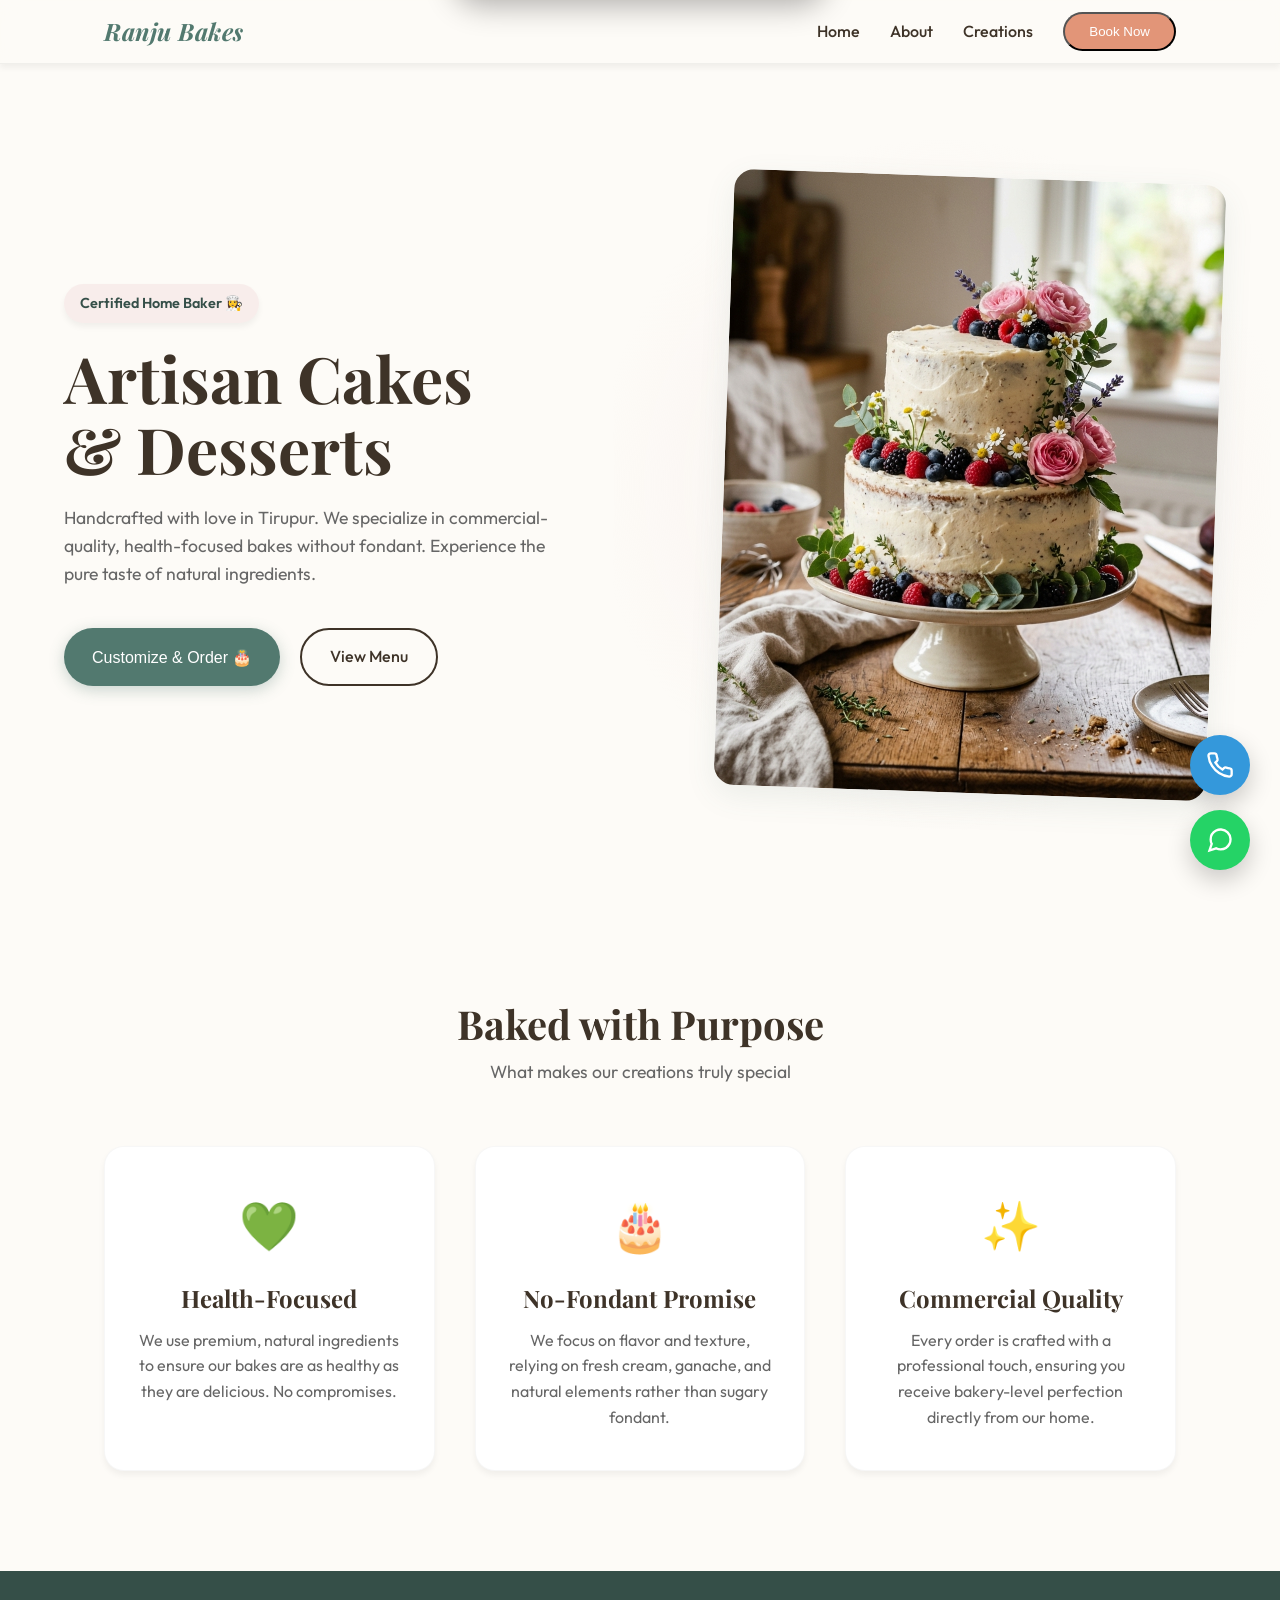
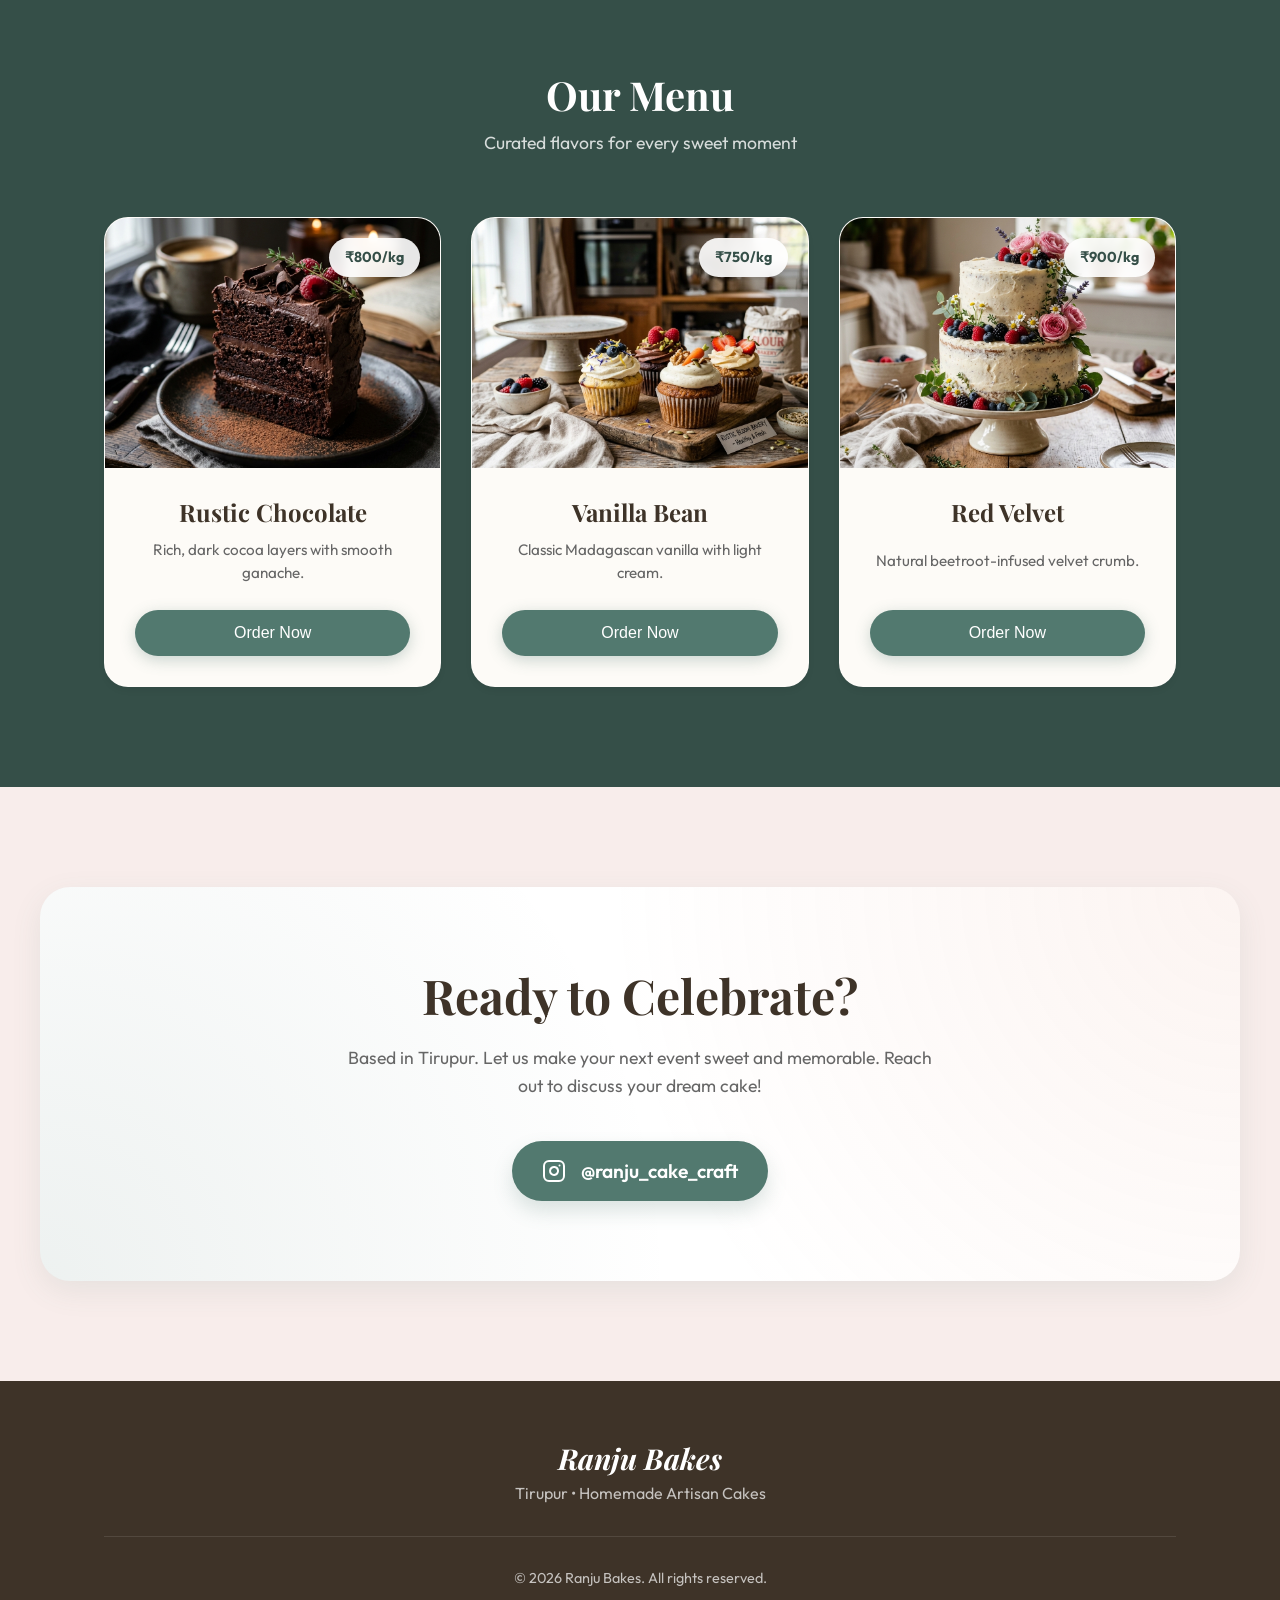
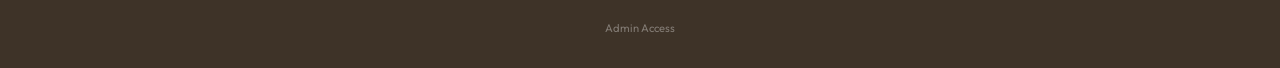
<file: index.html>
<!DOCTYPE html>
<html lang="en">
<head>
    <meta charset="UTF-8">
    <meta name="viewport" content="width=device-width, initial-scale=1.0">
    <meta name="description" content="Ranju Bakes - Certified home baker in Tirupur. Artisan, commercial, and health-focused cakes with no fondant.">
    <title>Ranju Bakes | Artisan Home Baker</title>
    <!-- Google Fonts -->
    <link rel="preconnect" href="https://fonts.googleapis.com">
    <link rel="preconnect" href="https://fonts.gstatic.com" crossorigin>
    <link href="https://fonts.googleapis.com/css2?family=Outfit:wght@300;400;500;600&family=Playfair+Display:ital,wght@0,400;0,600;0,700;1,400&display=swap" rel="stylesheet">
    <link rel="stylesheet" href="style.css">
</head>
<body>
    <!-- Navbar -->
    <nav class="navbar">
        <div class="nav-container">
            <a href="#" class="logo">Ranju Bakes</a>
            <ul class="nav-links">
                <li><a href="#home">Home</a></li>
                <li><a href="#about">About</a></li>
                <li><a href="#creations">Creations</a></li>
                <li><button class="btn-nav open-booking-modal">Book Now</button></li>
            </ul>
            <div class="hamburger">
                <span></span>
                <span></span>
                <span></span>
            </div>
        </div>
    </nav>

    <!-- Hero Section -->
    <header id="home" class="hero">
        <div class="hero-content">
            <span class="badge">Certified Home Baker 👩‍🍳</span>
            <h1 class="fade-up">Artisan Cakes <br> &amp; Desserts</h1>
            <p class="fade-up delay-1">Handcrafted with love in Tirupur. We specialize in commercial-quality, health-focused bakes without fondant. Experience the pure taste of natural ingredients.</p>
            <div class="hero-btns fade-up delay-2">
                <button class="btn btn-primary open-booking-modal">Customize & Order 🎂</button>
                <a href="#creations" class="btn btn-secondary">View Menu</a>
            </div>
        </div>
        <div class="hero-image-wrapper fade-in delay-2">
            <img src="assets/images/hero.png" alt="A beautiful artisan cake with fresh flowers" class="hero-image">
            <div class="blob-bg"></div>
        </div>
    </header>

    <!-- Values Section -->
    <section id="about" class="values section">
        <div class="container">
            <div class="section-title text-center">
                <h2>Baked with Purpose</h2>
                <p>What makes our creations truly special</p>
            </div>
            <div class="values-grid">
                <div class="value-card">
                    <div class="icon">💚</div>
                    <h3>Health-Focused</h3>
                    <p>We use premium, natural ingredients to ensure our bakes are as healthy as they are delicious. No compromises.</p>
                </div>
                <div class="value-card">
                    <div class="icon">🎂</div>
                    <h3>No-Fondant Promise</h3>
                    <p>We focus on flavor and texture, relying on fresh cream, ganache, and natural elements rather than sugary fondant.</p>
                </div>
                <div class="value-card">
                    <div class="icon">✨</div>
                    <h3>Commercial Quality</h3>
                    <p>Every order is crafted with a professional touch, ensuring you receive bakery-level perfection directly from our home.</p>
                </div>
            </div>
        </div>
    </section>

    <!-- Simple Cake Menu Section -->
    <section id="creations" class="creations section dark-bg">
        <div class="container">
            <div class="section-title text-center">
                <h2>Our Menu</h2>
                <p>Curated flavors for every sweet moment</p>
            </div>
            <div class="menu-grid">
                <!-- Cake Card 1 -->
                <div class="menu-card" data-cake="Rustic Chocolate" data-price="800">
                    <div class="menu-card-img">
                        <img src="assets/images/cake_slice.png" alt="Rustic Chocolate Cake">
                        <span class="price-tag">₹800/kg</span>
                    </div>
                    <div class="menu-card-info">
                        <h3>Rustic Chocolate</h3>
                        <p>Rich, dark cocoa layers with smooth ganache.</p>
                        <button class="btn btn-primary open-booking-modal" data-cake="Rustic Chocolate">Order Now</button>
                    </div>
                </div>
                <!-- Cake Card 2 -->
                <div class="menu-card" data-cake="Vanilla Bean" data-price="750">
                    <div class="menu-card-img">
                        <img src="assets/images/cupcakes.png" alt="Vanilla Bean Cake">
                        <span class="price-tag">₹750/kg</span>
                    </div>
                    <div class="menu-card-info">
                        <h3>Vanilla Bean</h3>
                        <p>Classic Madagascan vanilla with light cream.</p>
                        <button class="btn btn-primary open-booking-modal" data-cake="Vanilla Bean">Order Now</button>
                    </div>
                </div>
                <!-- Cake Card 3 -->
                <div class="menu-card" data-cake="Red Velvet" data-price="900">
                    <div class="menu-card-img">
                        <img src="assets/images/hero.png" alt="Red Velvet Cake">
                        <span class="price-tag">₹900/kg</span>
                    </div>
                    <div class="menu-card-info">
                        <h3>Red Velvet</h3>
                        <p>Natural beetroot-infused velvet crumb.</p>
                        <button class="btn btn-primary open-booking-modal" data-cake="Red Velvet">Order Now</button>
                    </div>
                </div>
            </div>
        </div>
    </section>

    <!-- CTA / Contact Section -->
    <section id="contact" class="cta section">
        <div class="container cta-container">
            <div class="cta-content">
                <h2>Ready to Celebrate?</h2>
                <p>Based in Tirupur. Let us make your next event sweet and memorable. Reach out to discuss your dream cake!</p>
                <div class="contact-info">
                    <a href="https://www.instagram.com/ranju_cake_craft" target="_blank" class="contact-link">
                        <svg viewBox="0 0 24 24" width="24" height="24" stroke="currentColor" stroke-width="2" fill="none" stroke-linecap="round" stroke-linejoin="round" class="css-i6dzq1"><rect x="2" y="2" width="20" height="20" rx="5" ry="5"></rect><path d="M16 11.37A4 4 0 1 1 12.63 8 4 4 0 0 1 16 11.37z"></path><line x1="17.5" y1="6.5" x2="17.51" y2="6.5"></line></svg>
                        @ranju_cake_craft
                    </a>
                </div>
            </div>
        </div>
    </section>

    <!-- Footer -->
    <footer>
        <div class="container footer-content">
            <div class="footer-brand">
                <h3>Ranju Bakes</h3>
                <p>Tirupur • Homemade Artisan Cakes</p>
            </div>
            <p class="copyright">&copy; <span id="year"></span> Ranju Bakes. All rights reserved.</p>
            <a href="admin.html" style="font-size: 0.7rem; opacity: 0.5;">Admin Access</a>
        </div>
    </footer>

    <!-- Floating Action Buttons -->
    <div class="floating-btns">
        <a href="tel:+918940244626" class="fab fab-call" title="Call Us">
            <svg viewBox="0 0 24 24" width="24" height="24" stroke="currentColor" stroke-width="2" fill="none"><path d="M22 16.92v3a2 2 0 0 1-2.18 2 19.79 19.79 0 0 1-8.63-3.07 19.5 19.5 0 0 1-6-6 19.79 19.79 0 0 1-3.07-8.67A2 2 0 0 1 4.11 2h3a2 2 0 0 1 2 1.72 12.84 12.84 0 0 0 .7 2.81 2 2 0 0 1-.45 2.11L8.09 9.91a16 16 0 0 0 6 6l1.27-1.27a2 2 0 0 1 2.11-.45 12.84 12.84 0 0 0 2.81.7A2 2 0 0 1 22 16.92z"></path></svg>
        </a>
        <a href="https://wa.me/918940244626" target="_blank" class="fab fab-wa" title="WhatsApp Us">
            <svg viewBox="0 0 24 24" width="24" height="24" stroke="currentColor" stroke-width="2" fill="none"><path d="M21 11.5a8.38 8.38 0 0 1-.9 3.8 8.5 8.5 0 0 1-7.6 4.7 8.38 8.38 0 0 1-3.8-.9L3 21l1.9-5.7a8.38 8.38 0 0 1-.9-3.8 8.5 8.5 0 0 1 4.7-7.6 8.38 8.38 0 0 1 3.8-.9h.5a8.48 8.48 0 0 1 8 8v.5z"></path></svg>
        </a>
    </div>

    <!-- Success Toast (Hidden) -->
    <div id="successToast" class="toast">Order saved and redirecting to WhatsApp...</div>

    <!-- Booking Modal -->
    <div class="modal-overlay" id="bookingModal">
        <div class="modal-container">
            <button class="modal-close">&times;</button>
            <div class="modal-header">
                <h2>Design Your Cake</h2>
                <div class="progress-bar">
                    <div class="progress-step active" data-step="1">1. Base</div>
                    <div class="progress-step" data-step="2">2. Design</div>
                    <div class="progress-step" data-step="3">3. Details</div>
                    <div class="progress-step" data-step="4">4. Confirm</div>
                </div>
            </div>
            <div class="modal-body">
                <!-- Step 1: Base & Size -->
                <div class="form-step active" id="step-1">
                    <h3>Choose Your Base & Size</h3>
                    <div class="form-group">
                        <label>Flavor Profile</label>
                        <div class="cards-select" id="flavorSelect">
                            <div class="select-card active" data-val="chocolate" data-price="800">
                                <h4>Rustic Chocolate</h4>
                                <p>₹800/kg</p>
                            </div>
                            <div class="select-card" data-val="vanilla" data-price="750">
                                <h4>Vanilla Bean</h4>
                                <p>₹750/kg</p>
                            </div>
                            <div class="select-card" data-val="redvelvet" data-price="900">
                                <h4>Red Velvet (Natural)</h4>
                                <p>₹900/kg</p>
                            </div>
                        </div>
                    </div>
                    <div class="form-group">
                        <label>Cake Size</label>
                        <div class="cards-select size-select" id="sizeSelect">
                            <div class="select-card" data-val="0.5" data-multiplier="0.5">
                                <h4>0.5 Kg</h4>
                                <p>Serves 4-6</p>
                            </div>
                            <div class="select-card active" data-val="1" data-multiplier="1">
                                <h4>1.0 Kg</h4>
                                <p>Serves 8-10</p>
                            </div>
                            <div class="select-card" data-val="2" data-multiplier="2">
                                <h4>2.0 Kg</h4>
                                <p>Serves 15-20</p>
                            </div>
                        </div>
                    </div>
                    <div class="step-actions">
                        <button class="btn btn-primary next-step">Next: Custom Design <span>&#8594;</span></button>
                    </div>
                </div>

                <!-- Step 2: Customization -->
                <div class="form-step" id="step-2">
                    <h3>Select Add-ons & Styling</h3>
                    <div class="form-group">
                        <label>Decorations (No Fondant)</label>
                        <div class="checkbox-grid">
                            <label class="checkbox-label">
                                <input type="checkbox" name="decor" value="flowers" data-price="150">
                                <span class="custom-checkbox"></span>
                                Fresh Flowers (+₹150)
                            </label>
                            <label class="checkbox-label">
                                <input type="checkbox" name="decor" value="berries" data-price="120">
                                <span class="custom-checkbox"></span>
                                Mixed Berries (+₹120)
                            </label>
                            <label class="checkbox-label">
                                <input type="checkbox" name="decor" value="macarons" data-price="200">
                                <span class="custom-checkbox"></span>
                                Macarons (+₹200)
                            </label>
                            <label class="checkbox-label">
                                <input type="checkbox" name="decor" value="drip" data-price="80">
                                <span class="custom-checkbox"></span>
                                Chocolate Drip (+₹80)
                            </label>
                        </div>
                    </div>
                    <div class="form-group">
                        <label for="customMessage">Message on Cake</label>
                        <input type="text" id="customMessage" class="form-control" placeholder="e.g. Happy Birthday Sarah">
                    </div>
                    <div class="step-actions split">
                        <button class="btn btn-secondary prev-step">Back</button>
                        <button class="btn btn-primary next-step">Next: Details <span>&#8594;</span></button>
                    </div>
                </div>

                <!-- Step 3: Details -->
                <div class="form-step" id="step-3">
                    <h3>Delivery & Contact Details</h3>
                    <div class="form-row">
                        <div class="form-group half">
                            <label>Full Name</label>
                            <input type="text" class="form-control" placeholder="Jane Doe" id="custName" required>
                        </div>
                        <div class="form-group half">
                            <label>Phone Number</label>
                            <input type="tel" class="form-control" placeholder="+91 98765 43210" id="custPhone" required>
                        </div>
                    </div>
                    <div class="form-row">
                        <div class="form-group half">
                            <label>Delivery/Pickup Date</label>
                            <input type="date" class="form-control" id="custDate" required>
                        </div>
                        <div class="form-group half">
                            <label>Quantity</label>
                            <input type="number" class="form-control" id="custQty" value="1" min="1">
                        </div>
                    </div>
                    <div class="form-group">
                        <label>Delivery Address (Tirupur Only)</label>
                        <textarea class="form-control" rows="2" placeholder="Enter delivery address or type 'Pickup'" id="custAddress"></textarea>
                    </div>
                    <div class="step-actions split">
                        <button class="btn btn-secondary prev-step">Back</button>
                        <button class="btn btn-primary next-step review-order">Proceed to Payment <span>&#8594;</span></button>
                    </div>
                </div>

                <!-- Step 4: Confirm Order -->
                <div class="form-step" id="step-4">
                    <h3>Confirm Your Selection</h3>
                    <div class="order-summary modern-summary">
                        <h4>Order Summary</h4>
                        <div id="summaryList"></div>
                        <div class="summary-total">Estimated Total: <span id="finalTotal">₹0</span></div>
                    </div>
                    
                    <div class="whatsapp-notice">
                        <p>Clicking the button below will open WhatsApp with your order details pre-filled. We'll confirm your order on chat!</p>
                    </div>

                    <div class="step-actions split">
                        <button class="btn btn-secondary prev-step">Back</button>
                        <button class="btn btn-primary whatsapp-btn" id="confirmOrderBtn">
                            <svg viewBox="0 0 24 24" width="18" height="18" stroke="white" stroke-width="2" fill="none" class="icon-inline"><path d="M21 11.5a8.38 8.38 0 0 1-.9 3.8 8.5 8.5 0 0 1-7.6 4.7 8.38 8.38 0 0 1-3.8-.9L3 21l1.9-5.7a8.38 8.38 0 0 1-.9-3.8 8.5 8.5 0 0 1 4.7-7.6 8.38 8.38 0 0 1 3.8-.9h.5a8.48 8.48 0 0 1 8 8v.5z"></path></svg>
                            Confirm via WhatsApp
                        </button>
                    </div>
                </div>
                
                <!-- Success State -->
                <div class="form-step text-center" id="step-success">
                    <div class="success-icon">✨🎂✨</div>
                    <h3>Order Confirmed!</h3>
                    <p>Thank you for choosing Ranju Bakes.</p>
                    <p class="order-id">Order ID: #<span id="randomOrderId"></span></p>
                    <p class="text-muted mt-3">We will contact you shortly to confirm the design details.</p>
                    <button class="btn btn-primary mt-4 modal-close-btn">Return to Home</button>
                </div>
            </div>
            <div class="modal-footer">
                <div class="live-price">
                    Estimated Total: <span id="liveTotal">₹800</span>
                </div>
            </div>
        </div>
    </div>

    <script src="script.js"></script>
</body>
</html>
</file>
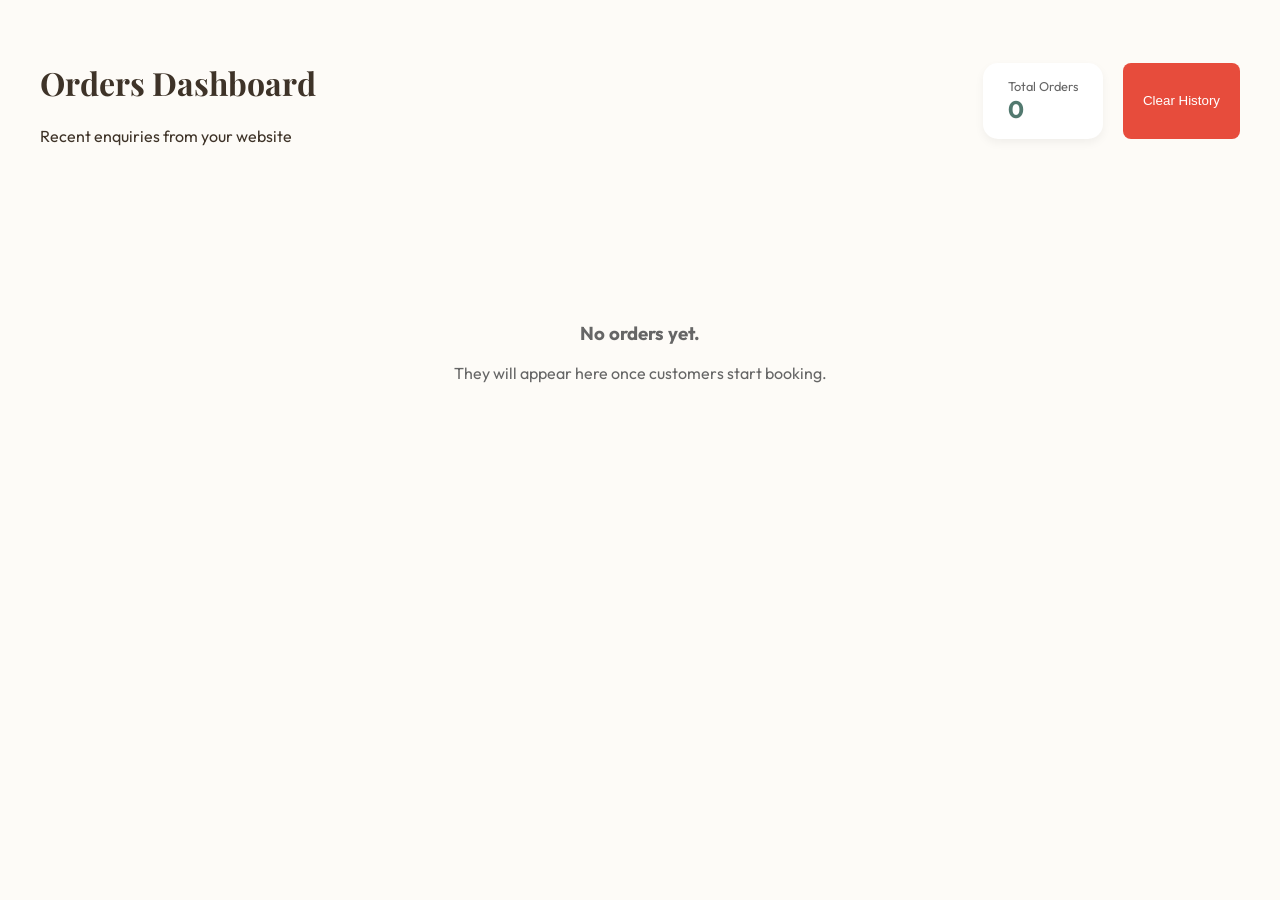
<file: admin.html>
<!DOCTYPE html>
<html lang="en">
<head>
    <meta charset="UTF-8">
    <meta name="viewport" content="width=device-width, initial-scale=1.0">
    <title>Admin Dashboard | Ranju Bakes</title>
    <link href="https://fonts.googleapis.com/css2?family=Outfit:wght@300;400;500;600&family=Playfair+Display:ital,wght@0,400;0,600;0,700;1,400&display=swap" rel="stylesheet">
    <style>
        :root {
            --color-bg: #fdfbf7;
            --color-text: #3e3328;
            --color-primary: #52796f;
            --color-surface: #ffffff;
        }
        body {
            font-family: 'Outfit', sans-serif;
            background-color: var(--color-bg);
            color: var(--color-text);
            margin: 0;
            padding: 40px 20px;
        }
        .admin-header {
            max-width: 1200px;
            margin: 0 auto 40px;
            display: flex;
            justify-content: space-between;
            align-items: center;
        }
        h1 { font-family: 'Playfair Display', serif; }
        .stats { display: flex; gap: 20px; }
        .stat-card {
            background: var(--color-surface);
            padding: 15px 25px;
            border-radius: 15px;
            box-shadow: 0 4px 10px rgba(0,0,0,0.05);
        }
        .stat-card span { display: block; font-size: 0.8rem; color: #666; }
        .stat-card strong { font-size: 1.5rem; color: var(--color-primary); }

        .orders-container {
            max-width: 1200px;
            margin: 0 auto;
            overflow-x: auto;
        }
        table {
            width: 100%;
            background: var(--color-surface);
            border-collapse: collapse;
            border-radius: 15px;
            overflow: hidden;
            box-shadow: 0 10px 30px rgba(0,0,0,0.05);
        }
        th, td {
            text-align: left;
            padding: 15px 20px;
            border-bottom: 1px solid #eee;
        }
        th { background: var(--color-primary); color: white; font-weight: 500; }
        tr:hover { background: #fafafa; }
        .status-badge {
            background: #e8f5e9;
            color: #2e7d32;
            padding: 4px 10px;
            border-radius: 20px;
            font-size: 0.8rem;
            font-weight: 600;
        }
        .btn-clear {
            background: #e74c3c;
            color: white;
            border: none;
            padding: 10px 20px;
            border-radius: 8px;
            cursor: pointer;
            transition: 0.3s;
        }
        .btn-clear:hover { opacity: 0.8; }
        .empty-state { text-align: center; padding: 100px; color: #666; }
    </style>
</head>
<body>
    <div class="admin-header">
        <div>
            <h1>Orders Dashboard</h1>
            <p>Recent enquiries from your website</p>
        </div>
        <div class="stats">
            <div class="stat-card">
                <span>Total Orders</span>
                <strong id="totalCount">0</strong>
            </div>
            <button class="btn-clear" id="clearBtn">Clear History</button>
        </div>
    </div>

    <div class="orders-container">
        <table id="ordersTable">
            <thead>
                <tr>
                    <th>ID</th>
                    <th>Customer</th>
                    <th>Cake Selection</th>
                    <th>Qty</th>
                    <th>Delivery Date</th>
                    <th>Address</th>
                    <th>Total</th>
                    <th>Status</th>
                </tr>
            </thead>
            <tbody id="ordersBody">
                <!-- Orders will be injected here -->
            </tbody>
        </table>
        <div id="emptyState" class="empty-state" style="display: none;">
            <h3>No orders yet.</h3>
            <p>They will appear here once customers start booking.</p>
        </div>
    </div>

    <script>
        function loadOrders() {
            const orders = JSON.parse(localStorage.getItem('ranju_orders') || '[]');
            const body = document.getElementById('ordersBody');
            const table = document.getElementById('ordersTable');
            const empty = document.getElementById('emptyState');
            const totalCount = document.getElementById('totalCount');

            totalCount.textContent = orders.length;

            if (orders.length === 0) {
                table.style.display = 'none';
                empty.style.display = 'block';
                return;
            }

            table.style.display = 'table';
            empty.style.display = 'none';
            body.innerHTML = '';

            orders.reverse().forEach(order => {
                const tr = document.createElement('tr');
                tr.innerHTML = `
                    <td>#${order.id}</td>
                    <td>
                        <strong>${order.name}</strong><br>
                        <small>${order.phone}</small>
                    </td>
                    <td>
                        ${order.cake}<br>
                        <small style="color:#666">${order.addons}</small>
                    </td>
                    <td>${order.qty || 1}</td>
                    <td>${order.date}</td>
                    <td>${order.address}</td>
                    <td><strong>${order.total}</strong></td>
                    <td><span class="status-badge">New</span></td>
                `;
                body.appendChild(tr);
            });
        }

        document.getElementById('clearBtn').addEventListener('click', () => {
            if(confirm('Are you sure you want to clear all order history?')) {
                localStorage.removeItem('ranju_orders');
                loadOrders();
            }
        });

        loadOrders();
    </script>
</body>
</html>
</file>
<file: style.css>
/* CSS Variables & Global Settings */
:root {
    /* Color Palette */
    --color-bg: #fdfbf7;
    --color-text: #3e3328;
    --color-primary: #52796f; /* Health-focused green */
    --color-primary-dark: #354f48;
    --color-secondary: #e29578; /* Warm terra-cotta */
    --color-secondary-dark: #c07b60;
    --color-accent: #f8edeb;
    --color-surface: #ffffff;
    
    /* Typography */
    --font-heading: 'Playfair Display', serif;
    --font-body: 'Outfit', sans-serif;
    
    /* Transitions & Shadows */
    --transition: all 0.3s cubic-bezier(0.25, 0.8, 0.25, 1);
    --shadow-sm: 0 4px 6px rgba(0, 0, 0, 0.05);
    --shadow-md: 0 10px 30px rgba(82, 121, 111, 0.1);
    --shadow-hover: 0 20px 40px rgba(82, 121, 111, 0.15);
}

* {
    margin: 0;
    padding: 0;
    box-sizing: border-box;
}

html {
    scroll-behavior: smooth;
}

body {
    font-family: var(--font-body);
    color: var(--color-text);
    background-color: var(--color-bg);
    line-height: 1.6;
    overflow-x: hidden;
}

h1, h2, h3, h4, .logo {
    font-family: var(--font-heading);
    font-weight: 700;
    color: var(--color-text);
    line-height: 1.2;
}

a {
    text-decoration: none;
    color: inherit;
}

img {
    max-width: 100%;
    height: auto;
    display: block;
}

/* Layout Utilities */
.container {
    max-width: 1200px;
    margin: 0 auto;
    padding: 0 5%;
}

.section {
    padding: 100px 0;
}

.text-center {
    text-align: center;
}

/* Buttons */
.btn {
    display: inline-block;
    padding: 14px 28px;
    border-radius: 50px;
    font-weight: 500;
    transition: var(--transition);
    cursor: pointer;
    font-size: 1rem;
    border: none;
}

.btn-primary {
    background-color: var(--color-primary);
    color: white;
    box-shadow: 0 4px 15px rgba(82, 121, 111, 0.3);
}

.btn-primary:hover {
    background-color: var(--color-primary-dark);
    transform: translateY(-3px);
    box-shadow: 0 8px 20px rgba(82, 121, 111, 0.4);
}

.btn-secondary {
    background-color: transparent;
    color: var(--color-text);
    border: 2px solid var(--color-text);
}

.btn-secondary:hover {
    background-color: var(--color-text);
    color: var(--color-bg);
    transform: translateY(-3px);
}

.btn-outline {
    background-color: transparent;
    color: var(--color-primary);
    border: 2px solid var(--color-primary);
}

.btn-outline:hover {
    background-color: var(--color-primary);
    color: white;
    transform: translateY(-3px);
}

/* Navbar */
.navbar {
    position: fixed;
    top: 0;
    left: 0;
    width: 100%;
    z-index: 1000;
    padding: 20px 0;
    background-color: rgba(253, 251, 247, 0.9);
    backdrop-filter: blur(10px);
    border-bottom: 1px solid rgba(0,0,0,0.05);
    transition: var(--transition);
}

.navbar.scrolled {
    padding: 12px 0;
    box-shadow: var(--shadow-sm);
}

.nav-container {
    max-width: 1200px;
    margin: 0 auto;
    padding: 0 5%;
    display: flex;
    justify-content: space-between;
    align-items: center;
}

.logo {
    font-size: 1.5rem;
    color: var(--color-primary);
    font-style: italic;
    letter-spacing: 0.5px;
}

.nav-links {
    display: flex;
    list-style: none;
    align-items: center;
    gap: 30px;
}

.nav-links a {
    font-weight: 500;
    position: relative;
    padding-bottom: 5px;
    transition: color 0.3s;
}

.nav-links a:not(.btn-nav)::after {
    content: '';
    position: absolute;
    bottom: 0;
    left: 0;
    width: 0;
    height: 2px;
    background-color: var(--color-primary);
    transition: width 0.3s ease;
}

.nav-links a:hover:not(.btn-nav)::after {
    width: 100%;
}

.nav-links a:hover {
    color: var(--color-primary);
}

.btn-nav {
    background-color: var(--color-secondary);
    color: white;
    padding: 10px 24px;
    border-radius: 30px;
    transition: var(--transition);
}

.btn-nav:hover {
    background-color: var(--color-secondary-dark);
    color: white;
    transform: translateY(-2px);
    box-shadow: 0 5px 15px rgba(226, 149, 120, 0.4);
}

.hamburger {
    display: none;
    cursor: pointer;
    flex-direction: column;
    gap: 5px;
}

.hamburger span {
    display: block;
    width: 25px;
    height: 3px;
    background-color: var(--color-text);
    transition: 0.3s;
}

/* Hero Section */
.hero {
    min-height: 100vh;
    display: flex;
    align-items: center;
    padding: 120px 5% 50px;
    max-width: 1400px;
    margin: 0 auto;
    position: relative;
    overflow: hidden;
}

.hero-content {
    flex: 1;
    padding-right: 5%;
    z-index: 2;
}

.badge {
    display: inline-block;
    background-color: var(--color-accent);
    color: var(--color-primary-dark);
    padding: 8px 16px;
    border-radius: 20px;
    font-size: 0.9rem;
    font-weight: 600;
    margin-bottom: 20px;
    box-shadow: var(--shadow-sm);
}

.hero h1 {
    font-size: clamp(3rem, 5vw, 5.5rem);
    margin-bottom: 20px;
    line-height: 1.1;
}

.hero p {
    font-size: 1.1rem;
    color: #666;
    margin-bottom: 40px;
    max-width: 500px;
}

.hero-btns {
    display: flex;
    gap: 20px;
    flex-wrap: wrap;
}

.hero-image-wrapper {
    flex: 1;
    position: relative;
    display: flex;
    justify-content: center;
    align-items: center;
}

.hero-image {
    position: relative;
    z-index: 2;
    border-radius: 20px;
    box-shadow: var(--shadow-md);
    max-width: 90%;
    margin-left: auto;
    object-fit: cover;
    aspect-ratio: 4/5;
    transform: rotate(2deg);
    transition: var(--transition);
}

.hero-image:hover {
    transform: rotate(0) scale(1.02);
}

.blob-bg {
    position: absolute;
    width: 120%;
    height: 120%;
    background: radial-gradient(circle, var(--color-accent) 0%, transparent 70%);
    z-index: 1;
    top: 50%;
    left: 50%;
    transform: translate(-50%, -50%);
    opacity: 0.8;
}

/* Values Section */
.section-title {
    margin-bottom: 60px;
}

.section-title h2 {
    font-size: 2.5rem;
    margin-bottom: 10px;
}

.section-title p {
    color: #666;
    font-size: 1.1rem;
}

.values-grid {
    display: grid;
    grid-template-columns: repeat(auto-fit, minmax(300px, 1fr));
    gap: 40px;
}

.value-card {
    background-color: var(--color-surface);
    padding: 40px 30px;
    border-radius: 20px;
    text-align: center;
    box-shadow: var(--shadow-sm);
    transition: var(--transition);
    border: 1px solid rgba(0,0,0,0.03);
}

.value-card:hover {
    transform: translateY(-10px);
    box-shadow: var(--shadow-hover);
    border-color: rgba(82, 121, 111, 0.1);
}

.value-card .icon {
    font-size: 3rem;
    margin-bottom: 20px;
}

.value-card h3 {
    font-size: 1.5rem;
    margin-bottom: 15px;
}

.value-card p {
    color: #666;
}

/* Creations Section */
.dark-bg {
    background-color: var(--color-primary-dark);
    color: white;
}

.dark-bg h2, .dark-bg p {
    color: white;
}

.dark-bg .section-title p {
    color: rgba(255,255,255,0.8);
}

.creations-header {
    margin-bottom: 50px;
    display: flex;
    flex-direction: column;
}

.creations-header h2 {
    font-size: 2.5rem;
    margin-bottom: 10px;
}

.creations-header p {
    font-size: 1.1rem;
    color: rgba(255,255,255,0.8);
}

.gallery {
    display: grid;
    grid-template-columns: repeat(3, 1fr);
    grid-gap: 30px;
}

.gallery-item {
    border-radius: 20px;
    overflow: hidden;
    position: relative;
    aspect-ratio: 4/5;
}

.image-container {
    width: 100%;
    height: 100%;
    position: relative;
}

.image-container img {
    width: 100%;
    height: 100%;
    object-fit: cover;
    transition: transform 0.6s cubic-bezier(0.25, 0.8, 0.25, 1);
}

.gallery-item:hover .image-container img {
    transform: scale(1.08);
}

.overlay {
    position: absolute;
    bottom: 0;
    left: 0;
    width: 100%;
    padding: 30px 20px 20px;
    background: linear-gradient(to top, rgba(0,0,0,0.8), transparent);
    color: white;
    transform: translateY(20px);
    opacity: 0;
    transition: var(--transition);
}

.gallery-item:hover .overlay {
    transform: translateY(0);
    opacity: 1;
}

.overlay h3 {
    color: white;
    margin-bottom: 5px;
    font-size: 1.4rem;
}

.split-text {
    background-color: var(--color-surface);
    display: flex;
    align-items: center;
    justify-content: center;
    padding: 40px;
}

.custom-card {
    text-align: center;
}

.custom-card h3 {
    color: var(--color-primary-dark);
    font-size: 1.8rem;
    margin-bottom: 15px;
}

.custom-card p {
    color: #555;
    margin-bottom: 25px;
}

/* CTA Section */
.cta {
    background-color: var(--color-accent);
    padding: 100px 0;
}

.cta-container {
    background-color: var(--color-surface);
    border-radius: 30px;
    padding: 80px 40px;
    text-align: center;
    box-shadow: var(--shadow-md);
    background-image: radial-gradient(circle at 100% 0%, rgba(226, 149, 120, 0.1) 0%, transparent 50%),
                      radial-gradient(circle at 0% 100%, rgba(82, 121, 111, 0.1) 0%, transparent 50%);
}

.cta-content {
    max-width: 600px;
    margin: 0 auto;
}

.cta-content h2 {
    font-size: 3rem;
    margin-bottom: 20px;
}

.cta-content p {
    font-size: 1.1rem;
    color: #666;
    margin-bottom: 40px;
}

.contact-info {
    display: inline-flex;
}

.contact-link {
    display: flex;
    align-items: center;
    gap: 15px;
    font-size: 1.2rem;
    font-weight: 600;
    color: white;
    background-color: var(--color-primary);
    padding: 15px 30px;
    border-radius: 50px;
    transition: var(--transition);
    box-shadow: 0 10px 20px rgba(82, 121, 111, 0.2);
}

.contact-link:hover {
    background-color: var(--color-primary-dark);
    transform: translateY(-5px);
    box-shadow: 0 15px 30px rgba(82, 121, 111, 0.3);
}

/* Footer */
footer {
    background-color: var(--color-text);
    color: rgba(255,255,255,0.7);
    padding: 60px 0 30px;
}

.footer-content {
    display: flex;
    flex-direction: column;
    align-items: center;
    text-align: center;
    gap: 30px;
}

.footer-brand h3 {
    color: white;
    font-size: 1.8rem;
    margin-bottom: 5px;
    font-style: italic;
}

.copyright {
    font-size: 0.9rem;
    border-top: 1px solid rgba(255,255,255,0.1);
    width: 100%;
    padding-top: 30px;
}

/* Animations */
.fade-up {
    opacity: 0;
    transform: translateY(30px);
    animation: fadeUpAnim 0.8s forwards cubic-bezier(0.25, 0.8, 0.25, 1);
}

.fade-in {
    opacity: 0;
    animation: fadeInAnim 1s forwards cubic-bezier(0.25, 0.8, 0.25, 1);
}

.delay-1 { animation-delay: 0.2s; }
.delay-2 { animation-delay: 0.4s; }

@keyframes fadeUpAnim {
    to {
        opacity: 1;
        transform: translateY(0);
    }
}

@keyframes fadeInAnim {
    to {
        opacity: 1;
    }
}

/* Media Queries */
@media (max-width: 992px) {
    .gallery {
        grid-template-columns: repeat(2, 1fr);
    }
    
    .hero {
        flex-direction: column;
        text-align: center;
        padding-top: 150px;
    }
    
    .hero-content {
        padding-right: 0;
        margin-bottom: 50px;
        display: flex;
        flex-direction: column;
        align-items: center;
    }
    
    .hero-image {
        margin: 0 auto;
        transform: rotate(0);
    }
}

@media (max-width: 768px) {
    .hamburger {
        display: flex;
        z-index: 1001;
    }
    
    .nav-links {
        position: fixed;
        top: 0;
        right: -100%;
        width: 80%;
        height: 100vh;
        background-color: var(--color-surface);
        flex-direction: column;
        justify-content: center;
        transition: 0.4s;
        box-shadow: -5px 0 20px rgba(0,0,0,0.1);
    }
    
    .nav-links.active {
        right: 0;
    }
    
    .gallery {
        grid-template-columns: 1fr;
    }
    
    .hero h1 {
        font-size: 2.5rem;
    }
    
    .cta-content h2 {
        font-size: 2.2rem;
    }
    
    .split-text {
        padding: 40px 20px;
    }
}

/* Modal Booking System */
.modal-overlay {
    position: fixed;
    top: 0;
    left: 0;
    width: 100%;
    height: 100vh;
    background: rgba(0,0,0,0.5);
    backdrop-filter: blur(5px);
    z-index: 2000;
    display: flex;
    justify-content: center;
    align-items: center;
    opacity: 0;
    visibility: hidden;
    transition: var(--transition);
}

.modal-overlay.active {
    opacity: 1;
    visibility: visible;
}

.modal-container {
    background: var(--color-bg);
    width: 90%;
    max-width: 650px;
    height: 90vh;
    max-height: 800px;
    border-radius: 20px;
    display: flex;
    flex-direction: column;
    position: relative;
    transform: translateY(30px);
    transition: var(--transition);
    overflow: hidden;
    box-shadow: 0 25px 50px -12px rgba(0, 0, 0, 0.25);
}

.modal-overlay.active .modal-container {
    transform: translateY(0);
}

.modal-close {
    position: absolute;
    top: 20px;
    right: 20px;
    background: none;
    border: none;
    font-size: 2rem;
    cursor: pointer;
    color: var(--color-text);
    z-index: 10;
    line-height: 1;
}

.modal-header {
    padding: 30px 40px 15px;
    border-bottom: 1px solid rgba(0,0,0,0.05);
}

.modal-header h2 {
    font-size: 1.8rem;
    margin-bottom: 20px;
}

.progress-bar {
    display: flex;
    justify-content: space-between;
    position: relative;
}

.progress-step {
    font-size: 0.85rem;
    font-weight: 600;
    color: #ccc;
    position: relative;
    padding-bottom: 10px;
    flex: 1;
    text-align: center;
}

.progress-step::after {
    content: '';
    position: absolute;
    bottom: 0;
    left: 0;
    width: 100%;
    height: 3px;
    background: #eee;
}

.progress-step.active {
    color: var(--color-primary);
}

.progress-step.active::after {
    background: var(--color-primary);
}

.modal-body {
    flex: 1;
    overflow-y: auto;
    padding: 30px 40px;
}

.form-step {
    display: none;
    animation: fadeInAnim 0.3s forwards;
}

.form-step.active {
    display: block;
}

.form-step h3 {
    margin-bottom: 25px;
    font-size: 1.4rem;
}

.form-group {
    margin-bottom: 25px;
}

.form-group label {
    display: block;
    margin-bottom: 10px;
    font-weight: 600;
    font-size: 0.95rem;
}

.half {
    width: calc(50% - 10px);
}

.form-row {
    display: flex;
    justify-content: space-between;
}

.form-control {
    width: 100%;
    padding: 12px 15px;
    border: 1px solid #ddd;
    border-radius: 10px;
    font-family: inherit;
    font-size: 1rem;
    background: var(--color-surface);
    transition: var(--transition);
}

.form-control:focus {
    outline: none;
    border-color: var(--color-primary);
    box-shadow: 0 0 0 3px rgba(82, 121, 111, 0.1);
}

.cards-select {
    display: grid;
    grid-template-columns: repeat(auto-fit, minmax(150px, 1fr));
    gap: 15px;
}

.select-card {
    border: 2px solid #ddd;
    border-radius: 12px;
    padding: 15px;
    text-align: center;
    cursor: pointer;
    background: var(--color-surface);
    transition: var(--transition);
}

.select-card:hover {
    border-color: var(--color-primary-dark);
}

.select-card.active {
    border-color: var(--color-primary);
    background: rgba(82, 121, 111, 0.05);
}

.select-card h4 {
    font-size: 1.1rem;
    margin-bottom: 5px;
}

.select-card p {
    font-size: 0.9rem;
    color: #666;
}

.checkbox-grid {
    display: grid;
    grid-template-columns: repeat(auto-fit, minmax(200px, 1fr));
    gap: 15px;
}

.checkbox-label {
    display: flex;
    align-items: center;
    cursor: pointer;
    background: var(--color-surface);
    border: 1px solid #ddd;
    padding: 12px 15px;
    border-radius: 10px;
    font-weight: 500;
    transition: var(--transition);
}

.checkbox-label input {
    display: none;
}

.custom-checkbox {
    width: 20px;
    height: 20px;
    border: 2px solid #ddd;
    border-radius: 4px;
    margin-right: 12px;
    position: relative;
    transition: var(--transition);
}

.checkbox-label input:checked + .custom-checkbox {
    background: var(--color-primary);
    border-color: var(--color-primary);
}

.checkbox-label input:checked + .custom-checkbox::after {
    content: '\2713';
    color: white;
    position: absolute;
    top: 50%;
    left: 50%;
    transform: translate(-50%, -50%);
    font-size: 14px;
}

.checkbox-label:has(input:checked) {
    border-color: var(--color-primary);
    background: rgba(82, 121, 111, 0.05);
}

.step-actions {
    margin-top: 30px;
    display: flex;
    justify-content: flex-end;
}

.step-actions.split {
    justify-content: space-between;
}

.modal-footer {
    padding: 20px 40px;
    border-top: 1px solid rgba(0,0,0,0.05);
    background: #f9f9f9;
}

.live-price {
    font-size: 1.2rem;
    font-weight: 600;
    text-align: right;
    color: var(--color-primary-dark);
}

/* Payment Specifics */
.order-summary {
    background: rgba(0,0,0,0.02);
    padding: 20px;
    border-radius: 12px;
    margin-bottom: 25px;
}

.order-summary h4 {
    margin-bottom: 15px;
    border-bottom: 1px solid #ddd;
    padding-bottom: 10px;
}

.summary-item {
    display: flex;
    justify-content: space-between;
    margin-bottom: 10px;
    font-size: 0.95rem;
}

.summary-total {
    margin-top: 15px;
    padding-top: 15px;
    border-top: 1px dashed #ccc;
    font-weight: 700;
    font-size: 1.1rem;
    display: flex;
    justify-content: space-between;
}

.payment-methods {
    display: flex;
    gap: 15px;
    margin-bottom: 25px;
}

.payment-method {
    flex: 1;
    border: 2px solid #ddd;
    border-radius: 12px;
    padding: 15px;
    text-align: center;
    cursor: pointer;
    transition: var(--transition);
}

.payment-method input {
    display: none;
}

.pay-icon {
    font-size: 1.8rem;
    margin-bottom: 5px;
}

.payment-method:has(input:checked) {
    border-color: var(--color-primary);
    background: rgba(82, 121, 111, 0.05);
}

.success-icon {
    font-size: 4rem;
    margin-bottom: 20px;
}

.order-id {
    font-family: monospace;
    font-size: 1.2rem;
    font-weight: bold;
    background: #eee;
    display: inline-block;
    padding: 5px 15px;
    border-radius: 8px;
    margin-top: 10px;
}

.mt-3 { margin-top: 15px; }
.mt-4 { margin-top: 30px; }

@media (max-width: 600px) {
    .modal-container {
        width: 100%;
        height: 100vh;
        max-height: 100vh;
        border-radius: 0;
    }
    .modal-header, .modal-body, .modal-footer {
        padding-left: 20px;
        padding-right: 20px;
    }
    .form-row {
        flex-direction: column;
    }
    .half {
        width: 100%;
    }
}
/* Menu Grid & Cards */
.menu-grid {
    display: grid;
    grid-template-columns: repeat(auto-fit, minmax(280px, 1fr));
    gap: 30px;
    margin-top: 40px;
}

.menu-card {
    background: var(--color-bg);
    border-radius: 24px;
    overflow: hidden;
    position: relative;
    transition: var(--transition);
    border: 1px solid rgba(255,255,255,0.2);
    box-shadow: var(--shadow-sm);
    display: flex;
    flex-direction: column;
}

.menu-card:hover {
    transform: translateY(-10px);
    box-shadow: var(--shadow-hover);
    border-color: var(--color-primary);
}

.menu-card-img {
    height: 250px;
    position: relative;
    overflow: hidden;
}

.menu-card-img img {
    width: 100%;
    height: 100%;
    object-fit: cover;
    transition: transform 0.8s ease;
}

.menu-card:hover .menu-card-img img {
    transform: scale(1.1);
}

.price-tag {
    position: absolute;
    top: 20px;
    right: 20px;
    background: rgba(255, 255, 255, 0.9);
    backdrop-filter: blur(5px);
    color: var(--color-primary-dark);
    padding: 8px 16px;
    border-radius: 30px;
    font-weight: 700;
    font-size: 0.9rem;
    box-shadow: var(--shadow-sm);
    z-index: 2;
}

.menu-card-info {
    padding: 30px;
    text-align: center;
    flex: 1;
    display: flex;
    flex-direction: column;
    justify-content: space-between;
}

.menu-card-info h3 {
    font-size: 1.5rem;
    margin-bottom: 12px;
}

.menu-card-info p {
    color: #666;
    font-size: 0.95rem;
    margin-bottom: 25px;
    line-height: 1.5;
}

/* Floating Action Buttons */
.floating-btns {
    position: fixed;
    right: 30px;
    bottom: 30px;
    display: flex;
    flex-direction: column;
    gap: 15px;
    z-index: 999;
}

.fab {
    width: 60px;
    height: 60px;
    border-radius: 50%;
    display: flex;
    align-items: center;
    justify-content: center;
    color: white;
    box-shadow: 0 10px 25px rgba(0,0,0,0.2);
    transition: var(--transition);
    text-decoration: none;
}

.fab:hover {
    transform: scale(1.1) translateY(-5px);
}

.fab-call { background: #3498db; }
.fab-wa { background: #25d366; }

.fab svg {
    width: 28px;
    height: 28px;
}

/* Modern Order Summary */
.modern-summary {
    background: rgba(82, 121, 111, 0.05);
    border-radius: 15px;
    padding: 25px;
    margin-bottom: 25px;
}

.summary-item {
    display: flex;
    justify-content: space-between;
    padding: 10px 0;
    border-bottom: 1px solid rgba(0,0,0,0.05);
}

.summary-total {
    margin-top: 20px;
    font-weight: 700;
    font-size: 1.2rem;
    color: var(--color-primary-dark);
    display: flex;
    justify-content: space-between;
}

.whatsapp-notice {
    background: #e8f5e9;
    padding: 15px;
    border-radius: 10px;
    margin-bottom: 25px;
    border-left: 4px solid #25d366;
}

.whatsapp-notice p {
    font-size: 0.9rem;
    color: #2e7d32;
    margin: 0;
}

.whatsapp-btn {
    background: #25d366;
    color: white;
    width: 100%;
    display: flex;
    align-items: center;
    justify-content: center;
    gap: 10px;
}

.whatsapp-btn:hover {
    background: #128c7e;
}

.icon-inline {
    margin-top: -2px;
}

/* Toast Notification */
.toast {
    position: fixed;
    top: 40px;
    left: 50%;
    transform: translateX(-50%) translateY(-100px);
    background: #333;
    color: white;
    padding: 15px 30px;
    border-radius: 50px;
    z-index: 3000;
    font-weight: 500;
    transition: transform 0.5s cubic-bezier(0.18, 0.89, 0.32, 1.28);
    box-shadow: 0 10px 30px rgba(0,0,0,0.3);
}

.toast.show {
    transform: translateX(-50%) translateY(0);
}

/* Base Selections */
.cards-select {
    display: grid;
    grid-template-columns: repeat(auto-fit, minmax(180px, 1fr));
    gap: 15px;
}

.select-card {
    background: white;
    border: 2px solid #eee;
    padding: 20px 15px;
    border-radius: 15px;
    cursor: pointer;
    transition: var(--transition);
    text-align: center;
}

.select-card.active {
    border-color: var(--color-primary);
    background: rgba(82, 121, 111, 0.05);
}

.select-card h4 {
    font-size: 1.1rem;
    margin-bottom: 5px;
}

.select-card p {
    font-size: 0.85rem;
    color: #666;
}

/* Mobile Adjustments */
@media (max-width: 480px) {
    .floating-btns {
        right: 20px;
        bottom: 20px;
    }
    .fab {
        width: 50px;
        height: 50px;
    }
    .modal-container {
        height: 100vh;
        max-height: 100vh;
        width: 100%;
        border-radius: 0;
    }
}
</file>
